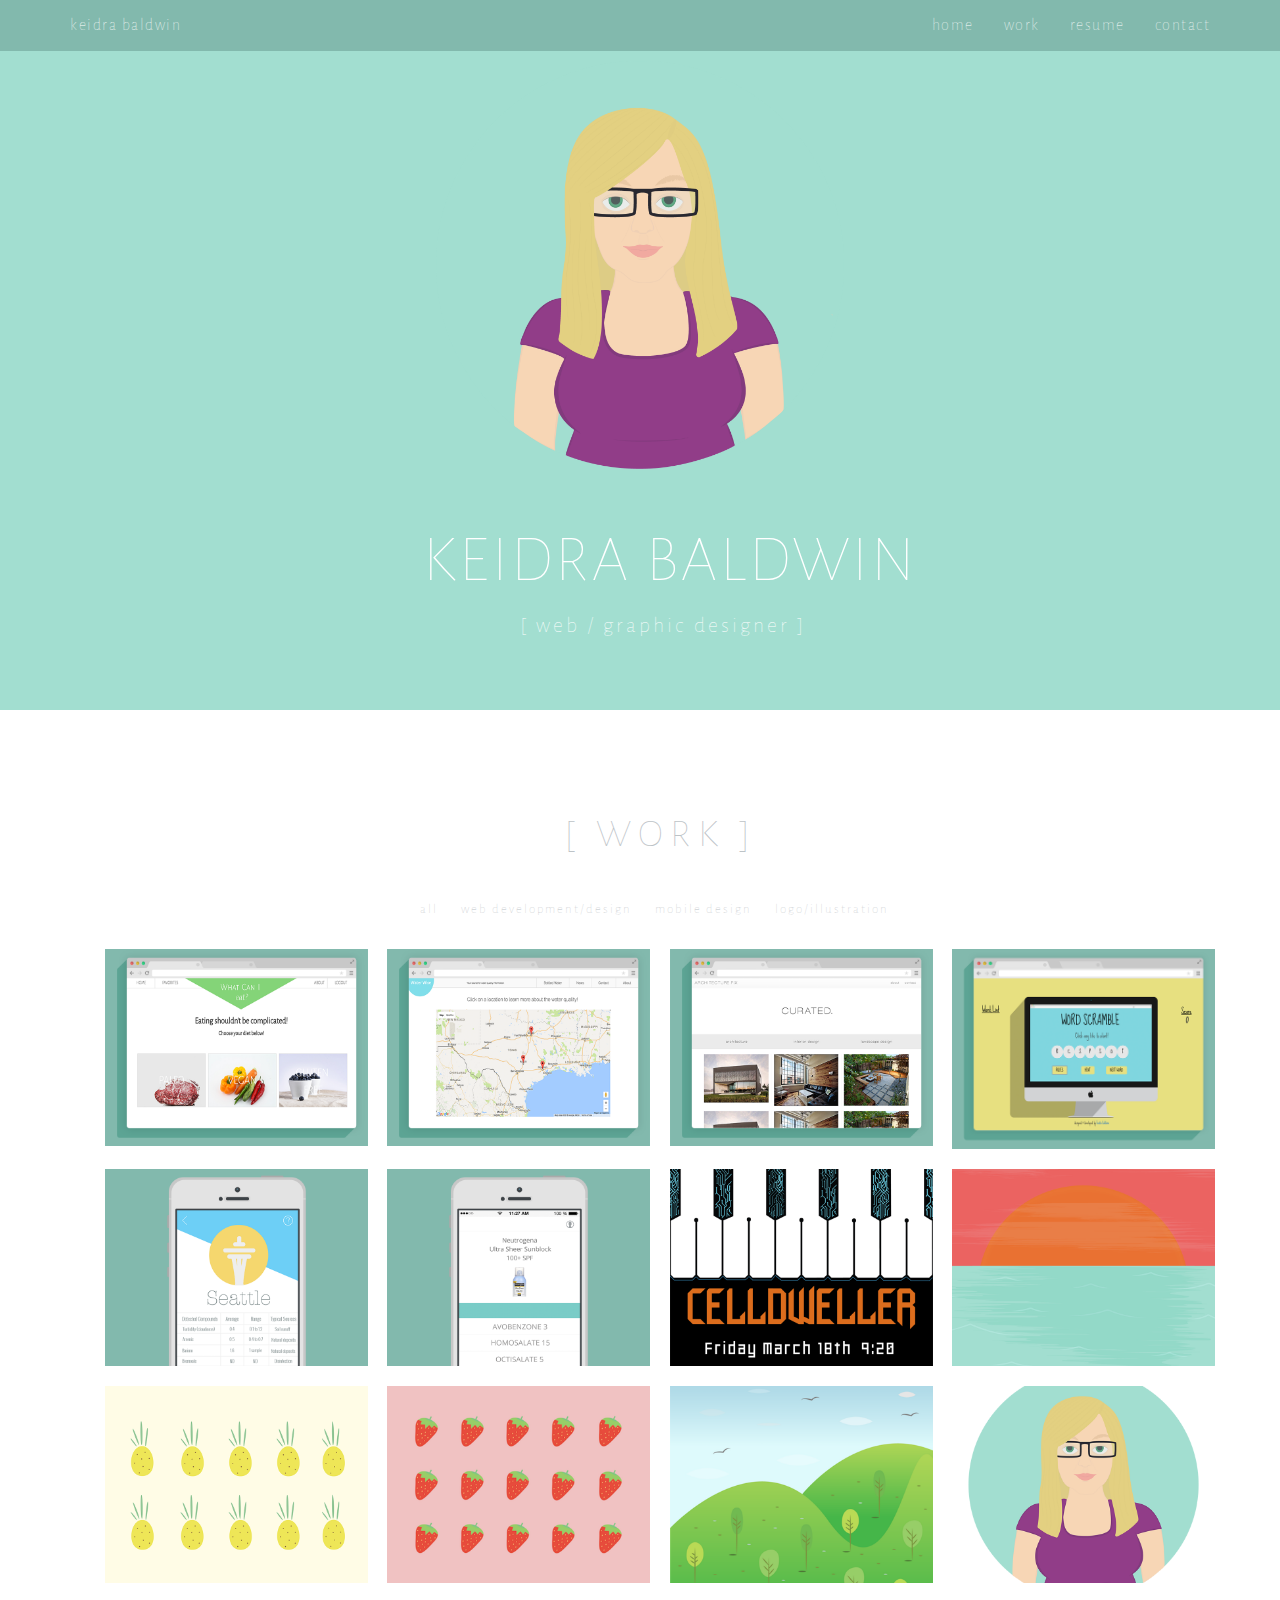
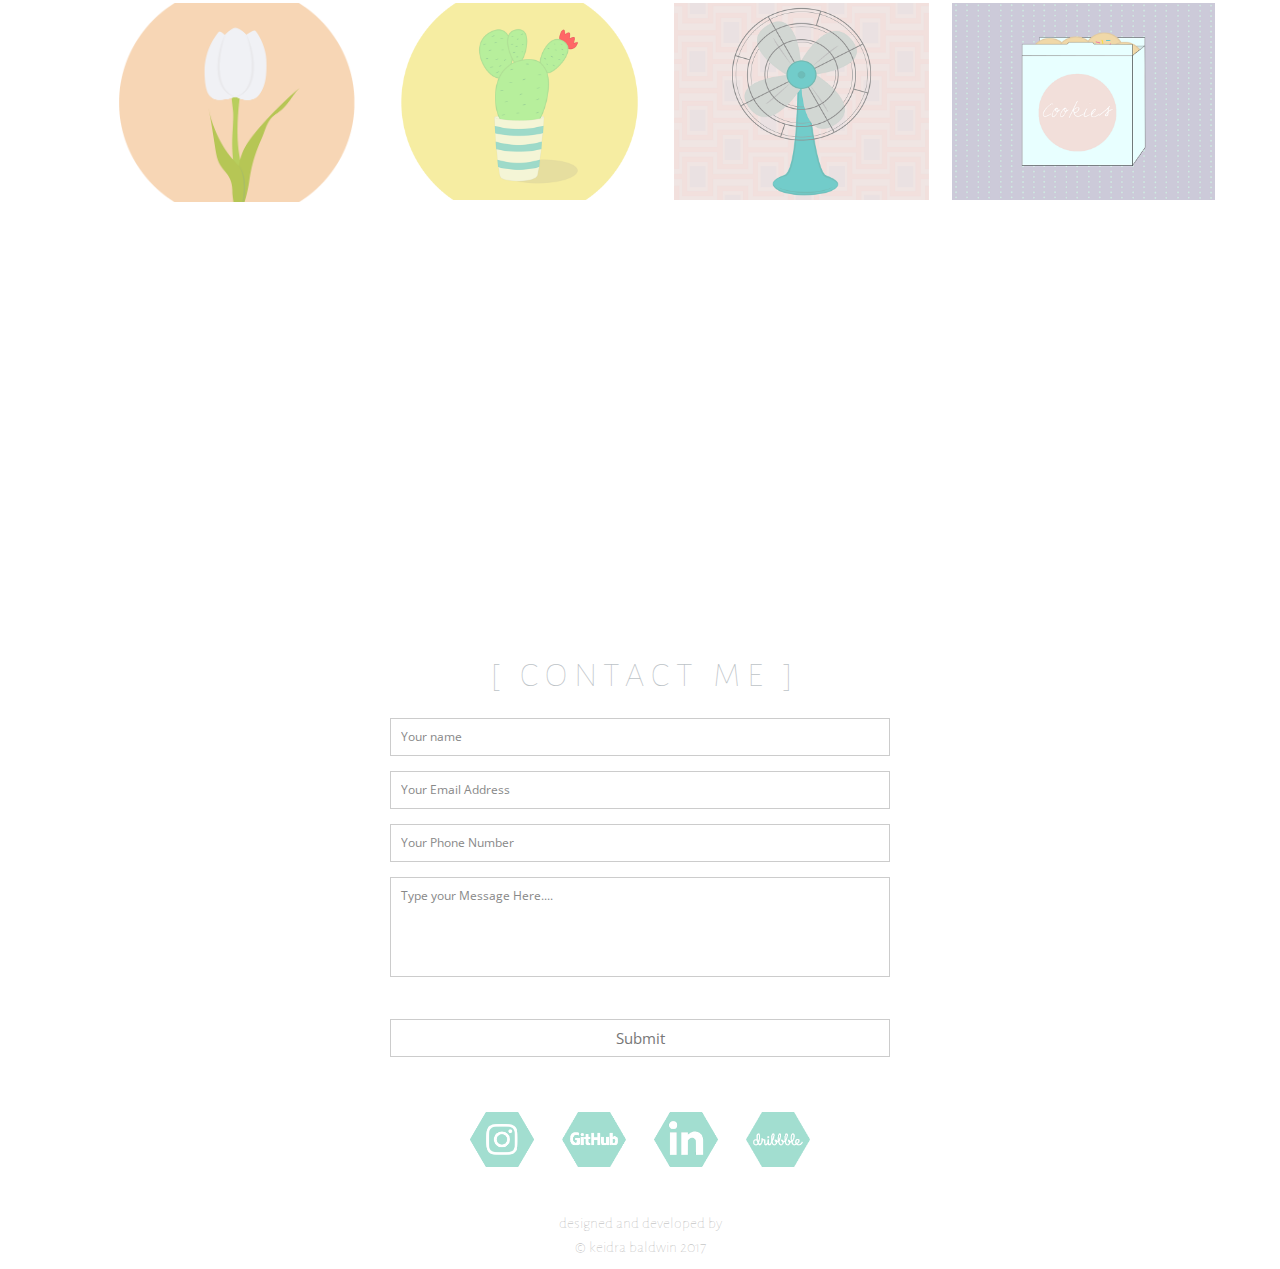
<file: index.html>
<!DOCTYPE html>
<html>
<head>
  <meta charset="UTF-8">
  <meta http-equiv="X-UA-Compatible" content="IE=edge,chrome=1">
  <title>Keidra Baldwin</title>
  <meta name="description" content="Portfolio Website of Keidra Baldwin">
  <meta name="viewport" content="width=device-width, initial-scale=1.0, maximum-scale=1, minimum-scale=1">
  

  <!-- STYLESHEETS -->
  <link rel="stylesheet" href="css/bootstrap.min.css" />
  <link rel="stylesheet" href="css/bootstrap.css">
  <link rel="stylesheet" href="css/style.css">
  <link rel="stylesheet" media="only screen and (min-width: 320px) and (max-width: 568px)" href="css/mobile.css">
  <link rel="stylesheet" media="only screen and (min-width: 768px) and (max-width: 980px)" href="css/tablet.css">

  <!-- SCRIPTS -->
  <script src="js/modernizr-2.8.3-respond-1.4.2.min.js"></script>

  <!--FONTS & ICONS-->
  <link href="https://fonts.googleapis.com/css?family=Alegreya+Sans:100,300|Work+Sans:100" rel="stylesheet">
  <link href="https://fonts.googleapis.com/css?family=Alegreya+Sans+SC:100" rel="stylesheet">
  <link href="https://fonts.googleapis.com/css?family=Open+Sans:300" rel="stylesheet">
  <link rel="icon" type="image/png" href="img/smallicon.png" sizes="32x32">

</head>
<body>

<!--NAVIGATION-->
    <nav class="navbar navbar-default navbar-fixed-top">
      <div class="container">
        <div class="navbar-header">
          <button type="button" class="navbar-toggle collapsed" data-toggle="collapse" data-target="#navbar" aria-expanded="false" aria-controls="navbar">
            <span class="sr-only">Toggle navigation</span>
            <span class="icon-bar"></span>
            <span class="icon-bar"></span>
            <span class="icon-bar"></span>
          </button>
          <a class="navbar-brand" href="#">Keidra Baldwin</a>
        </div>
        <div id="navbar" class="navbar-collapse collapse">
          <ul class="nav navbar-nav navbar-right">
            <li><a href="#head">Home</a></li>
            <li><a href="#top">Work</a></li>
            <li><a href="resume.html">Resume</a></li>
            <li><a href="#contact-area">Contact</a></li>
          </ul>
        </div>
      </div>
    </nav>

<!-- HEADER -->
    <header id="head">
      <div class="p-section">
        <img src="img/design/self-portrait-web.png" class="img-responsive portrait" alt="">
        <h1>Keidra Baldwin <br> <span class="title">[ Web / Graphic Designer ]</span></h1>
       </div> 
    </header>

    
<!--PORTFOLIO GALLERY-->

<div id="top"></div>
<section class="gallery">
 <h1 class="portfolio"><span class="work">[ Work ]</span></h1>
 <div class="toolbar mb2 mt2">
  <button class="btn fil-cat" data-rel="all">all</button>
  <button class="btn fil-cat" data-rel= "wdev">web development/design</button>
  <button class="btn fil-cat" data-rel="wmdes">mobile design</button>
  <button class="btn fil-cat" data-rel="other">logo/illustration</button>
</div> 
  <div class="row">
    <ul id="portfolio">
       <li class="tile scale-anm wdev all">
        <a href="#item02">
          <img src="img/dev/eat1.png" alt="">
        </a>
      </li>
      <li class="tile scale-anm wdev all">
        <a href="#item04">
          <img src="img/dev/waterwise1.png" alt="">
        </a>
      </li>
      <li class="tile scale-anm wdev all">
        <a href="#item06">
          <img src="img/dev/arc1.png" alt="">
        </a>
      </li>
      <li class="tile scale-anm wdev all">
        <a href="#item05">
          <img src="img/dev/wordscram.png" alt="">
        </a>
      </li>
      <li class="tile scale-anm wmdes all">
        <a href="#item07">
          <img src="img/design/WaterMock.png" alt="">
        </a>
      </li>
      <li class="tile scale-anm wmdes all">
        <a href="#item08">
          <img src="img/design/whatmock.png" alt="">
        </a>
      </li>
      <li class="tile scale-anm other all">
        <a href="#item09">
          <img src="img/design/cell.png" alt="">
        </a>
      </li>
       <li class="tile scale-anm other all">
        <a href="#item10">
          <img src="img/design/sunset-zoom.png" alt="">
        </a>
      </li>
      <li class="tile scale-anm other all">
        <a href="#item11">
          <img src="img/design/pini-facebook.png" alt="">
        </a>
      </li>
      <li class="tile scale-anm other all">
        <a href="#item12">
          <img src="img/design/berry-pink.png" alt="">
        </a>
      </li>
      <li class="tile scale-anm other all">
        <a href="#item13">
          <img src="img/design/land.png" alt="">
        </a>
      </li>
      <li class="tile scale-anm other all">
        <a href="#item14">
          <img src="img/design/self.png" alt="">
        </a>
      </li>
      <li class="tile scale-anm other all">
        <a href="#item15">
          <img src="img/design/tulip-01.png" alt="">
        </a>
      </li>
      <li class="tile scale-anm other all">
        <a href="#item16">
          <img src="img/design/cactus-zoom.png" alt="">
        </a>
      </li>
      <li class="tile scale-anm other all">
        <a href="#item17">
          <img src="img/design/fan-gallery.png" alt="">
        </a>
      </li>
      <li class="tile scale-anm other all">
        <a href="#item18">
          <img src="img/design/cookies2.png" alt="">
        </a>
      </li>
      <li class="tile scale-anm other all">
        <a href="#item19">
          <img src="img/design/placeholder.png" alt="">
        </a>
      </li>         
    </ul>
  </div>

  <!--PORTFOLIO OPEN-->

  <div id="item02" class="port">
    <div class="row">
    <button type="button" class="close" data-dismiss="modal" aria-label="Close">
    <span aria-hidden="true">×</span></button>
      <div class="description">
        <h1>What Can I Eat?</h1>
        <p>What Can I Eat? is a database of food products categorized based on Paleo, Gluten-Free, and Dairy-Free diets. Its purpose is to assist consumers in locating products suitable for their dietary wants and needs.</p>
        <a href="https://whatcanieat.herokuapp.com/" target="_blank"><img src="img/icons/www.png" class="tech-icons www">Live Site</a>
        <a href="https://github.com/keidra/whatcanieat" target="_blank"><img src="img/icons/fork.png" class="tech-icons fork">Fork me on Github</a>
      </div>
      <img src="img/dev/imaceat.png" class="mock weat">
    </div> 
  </div> 

  <div id="item04" class="port">
    <div class="row">
    <button type="button" class="close" data-dismiss="modal" aria-label="Close">
    <span aria-hidden="true">×</span></button>
      <div class="description">
        <h1>Water Wise</h1>
        <p>Water Wise is a website that provides easier access to water quality reports and aims to raise the awareness of the many chemicals that our water may contain.</p>
        <a href="https://waterwise.herokuapp.com/" target="_blank"><img src="img/icons/www.png" class="tech-icons www">Live Site</a>
        <a href="https://github.com/keidra/Water-Wise" target="_blank"><img src="img/icons/fork.png" class="tech-icons fork">Fork me on Github</a>
      </div>
      <img src="img/dev/imacwater.png" class="flatwater mock">
    </div>
  </div>

  <div id="item05" class="port">
    <div class="row">
    <button type="button" class="close" data-dismiss="modal" aria-label="Close">
    <span aria-hidden="true">×</span></button>
      <div class="description">
        <h1>Word Scramble</h1>
        <p>Word Scramble is a simple word scramble game for 1 player. The player clicks on a tile to populate a line of scrambled letters, then the player must then proceed to unscramble the letters.</p>
        <a href="http://keidra.github.io/Word-Scramble" target="_blank"><img src="img/icons/www.png" class="tech-icons www">Live Site</a>
        <a href="https://github.com/keidra/Word-Scramble" target="_blank"><img src="img/icons/fork.png" class="tech-icons fork">Fork me on Github</a>
      </div>
      <img src="img/dev/word-imac.png" class="flatwater mock">
    </div>
  </div>

  <div id="item06" class="port">
    <div class="row descript">
    <button type="button" class="close" data-dismiss="modal" aria-label="Close">
    <span aria-hidden="true">×</span></button>
      <div class="description">
        <h1>Architecture Fix</h1>
        <p>Architecture Fix is a curated collection of architecture, interior design, and landscape design from around the globe.</p>
        <a href="http://architecturefix.com/" target="_blank"><img src="img/icons/www.png" class="tech-icons www">Live Site</a>
        <a href="https://github.com/keidra/ArchitectureFix" target="_blank"><img src="img/icons/fork.png" class="tech-icons fork">Fork me on Github</a>  
      </div>
    </div>
        <img src="img/dev/imacaf.png" class="arch mock">
  </div>

  <div id="item07" class="port">
    <div class="row">
    <button type="button" class="close" data-dismiss="modal" aria-label="Close">
    <span aria-hidden="true">×</span></button>
      <div class="description">
        <h1 id="ww">Water Wise</h1>
        <p>Mobile app design for Water Wise website.</p>
        <a href="https://dribbble.com/shots/3067804-Water-Wise-Mobile-App-Design" target="_blank">
        <img src="img/icons/dribbble.png" class="tech-icons db">View on dribbble</a> 
      </div>
        <img src="img/design/water-mobile.png" class="water-mobile">
    </div>
  </div>

  <div id="item08" class="port">
    <div class="row">
    <button type="button" class="close" data-dismiss="modal" aria-label="Close">
    <span aria-hidden="true">×</span></button>
      <div class="description">
      <div id="carousel-example-generic" class="carousel slide" data-ride="carousel">
        <!-- Indicators -->
        <ol class="carousel-indicators">
          <li data-target="#carousel-example-generic" data-slide-to="0" class="active"></li>
          <li data-target="#carousel-example-generic" data-slide-to="1"></li>
        </ol>
        <!-- Wrapper for slides -->
        <div class="carousel-inner" role="listbox">
          <div class="item active">
            <img src="img/design/what-mobile-3.png" alt="phone1">
          </div>
          <div class="item">
            <img src="img/design/what-mobile.png" alt="phone2">
          </div>
        </div>
      </div>
        <h1 id="what-text">What's That?</h1>
        <p>What's That? is a scanner application that allows users to scan food, cleaning, and personal products by barcode in order to learn more about product ingredients.</p>
        <p class="award"><img src="img/icons/medal.png" class="tech-icons medal">Won 2nd place overall and the Code4Impact award at AngelHack Hackathon Seattle. </p>
        <a href="http://www.hackathon.io/what-s-that2" target="_blank"><img src="img/icons/www.png" class="tech-icons www">View on hackathon.io</a> 
        <a href="http://angelhack.com/2016/04/27/angelhack-seattle-2016-recap/" target="_blank"><img src="img/icons/media.png" class="tech-icons news">Media</a> 
      </div>
    </div>
  </div>

  <div id="item09" class="port">
    <div class="row">
    <button type="button" class="close" data-dismiss="modal" aria-label="Close">
    <span aria-hidden="true">×</span></button>
      <div class="description">
        <h1 id="sx">SXSW Poster</h1>
        <p>SXSW poster created for undergraduate design class.</p>
      </div>
      <img src="img/design/CD.png" class="cell">
    </div>
  </div>

  <div id="item10" class="port">
    <div class="row">
    <button type="button" class="close" data-dismiss="modal" aria-label="Close">
    <span aria-hidden="true">×</span></button>
      <div class="description">
        <h1 id="sun">Sunset</h1>
        <p>Flat design sunset vector design created for personal portfolio.</p>
        <a href="https://dribbble.com/shots/3201719-Sunset" target="_blank"><img src="img/icons/dribbble.png" class="tech-icons db">View on dribbble</a> 
      </div>
      <img src="img/design/sunset.png" class="cell sunset">
    </div>
  </div>

  <div id="item11" class="port">
    <div class="row">
    <button type="button" class="close" data-dismiss="modal" aria-label="Close">
    <span aria-hidden="true">×</span></button>
      <div class="description">
        <h1 id="pine">Pini</h1>
        <p>Pineapple wallpaper created for personal portfolio and free download for everyone!</p>
      </div>
      <img src="img/design/pini-facebook.png" class="pin">
    </div>
  </div>

  <div id="item12" class="port">
    <div class="row">
    <button type="button" class="close" data-dismiss="modal" aria-label="Close">
    <span aria-hidden="true">×</span></button>
      <div class="description">
        <h1 id="straw">Strawberry Wallpaper</h1>
        <p>Strawberry wallpaper created for personal portfolio and free download for everyone!</p>
        <a href="https://dribbble.com/shots/3196272-Berry" target="_blank"><img src="img/icons/dribbble.png" class="tech-icons db">View on dribbble</a> 
      </div>
      <img src="img/design/berry-pink.png" class="berry">
    </div>
  </div>

  <div id="item13" class="port">
    <div class="row">
    <button type="button" class="close" data-dismiss="modal" aria-label="Close">
    <span aria-hidden="true">×</span></button>
      <div class="description">
        <h1 id="flat-land">Landscape</h1>
        <p>Flat design landscape created for personal portfolio.</p>
        <a href="https://dribbble.com/shots/3199274-Calm" target="_blank"><img src="img/icons/dribbble.png" class="tech-icons db">View on dribbble</a> 
      </div>
      <img src="img/design/landscape.png" class="cell lands">
    </div>
  </div>

  <div id="item14" class="port">
    <div class="row">
    <button type="button" class="close" data-dismiss="modal" aria-label="Close">
    <span aria-hidden="true">×</span></button>
      <div class="description">
        <h1 id="self-image">Self-Portrait</h1>
        <p>Self-portrait created for personal portfolio.</p>
        <a href="https://dribbble.com/shots/3215329-Self-Portrait" target="_blank"><img src="img/icons/dribbble.png" class="tech-icons db">View on dribbble</a> 
      </div>
      <img src="img/design/self-portrait-web.png" class="self-port">
    </div>
  </div>

   <div id="item15" class="port">
    <div class="row">
    <button type="button" class="close" data-dismiss="modal" aria-label="Close">
    <span aria-hidden="true">×</span></button>
      <div class="description">
        <h1 id="tul">Tulip</h1>
        <p>Tulip vector illustration created for personal portfolio.</p>
        <a href="https://dribbble.com/shots/3204622-Tulip" target="_blank"><img src="img/icons/dribbble.png" class="tech-icons db">View on dribbble</a> 
      </div>
      <img src="img/design/tulip-large.png" class="tulip">
    </div>
  </div>

  <div id="item16" class="port">
    <div class="row">
    <button type="button" class="close" data-dismiss="modal" aria-label="Close">
    <span aria-hidden="true">×</span></button>
      <div class="description">
        <h1 id="cact">Cactus</h1>
        <p>Cactus vector illustration created for personal portfolio.</p>
        <a href="https://dribbble.com/shots/3379012-cactus" target="_blank"><img src="img/icons/dribbble.png" class="tech-icons db">View on dribbble</a> 
      </div>
      <img src="img/design/cactus.png" class="cactus">
    </div>
  </div>

  <div id="item17" class="port">
    <div class="row">
    <button type="button" class="close" data-dismiss="modal" aria-label="Close">
    <span aria-hidden="true">×</span></button>
      <div class="description">
        <h1 id="fan-text">60's Table Fan</h1>
        <p>60's inspired vector illustration & animation created for personal portfolio.</p>
      </div>
      <img src="img/design/fan.gif" class="fan-gif">
    </div>
  </div>

  <div id="item18" class="port">
    <div class="row">
    <button type="button" class="close" data-dismiss="modal" aria-label="Close">
    <span aria-hidden="true">×</span></button>
      <div class="description">
        <h1 id="cookie-text">Cookies</h1>
        <p>Cookie-Box vector illustration & animation created for personal portfolio.</p>
        <a href="https://dribbble.com/shots/3353657-cookies" target="_blank"><img src="img/icons/dribbble.png" class="tech-icons db">View on dribbble</a> 
      </div>
      <img src="img/design/sugar-cookies.gif" class="cookie">
    </div>
  </div>


<!-- CONTACT -->
 <section id="contact-area" class="sec-contact">
    <div class="container">
      <div class="row row-contact">
        <div class="col-sm-4 col-sm-offset-4">
        <h1 class="cspan">[ Contact Me ]</h1>
          <form id="contact" action="https://formspree.io/keidrabaldwin@gmail.com" method="POST">
            <fieldset>
              <input placeholder="Your name" type="text" name="name" required>
            </fieldset>
            <fieldset>
              <input placeholder="Your Email Address" type="email" name="_replyto" tabindex="2" required>
            </fieldset>
            <fieldset>
              <input placeholder="Your Phone Number" type="tel" tabindex="3" required>
            </fieldset>
            <fieldset>
              <textarea placeholder="Type your Message Here...." name="message" tabindex="5" required></textarea>
            </fieldset>
            <fieldset>
                <input type="hidden" name="_next" value="thanks.html" />
            </fieldset>
            <fieldset>
                <input type="text" name="_gotcha" style="display:none" />
            </fieldset>
            <fieldset>
              <button name="submit" type="submit" value="SEND" id="contact-submit" data-submit="...Sending">Submit</button>
            </fieldset>
          </form>
        </div>
      </div>
    </div>
    <div class="social">
      <a href="https://www.instagram.com/keidrab" class="icons" target="_blank"><img src="img/icons/ig-icon.png"></a>
      <a href="https://www.github.com/keidra" class="icons" target="_blank"><img src="img/icons/github.png"></a>
      <a href="https://www.linkedin.com/in/keidra" class="icons" target="_blank"><img src="img/icons/linkedin.png"></a>
      <a href="https://www.dribbble.com/keidra" class="icons" target="_blank"><img src="img/icons/drib.png"></a>
    </div>
  </section>

<!-- FOOTER -->
  <footer class="footer">
    <div class="container">
      <p class="text-muted">designed and developed by <br> © keidra baldwin 2017</p>
    </div>
  </footer>


<!-- SCRIPTS -->
 <script src="js/jquery-1.11.2.js"></script>
    <script>window.jQuery || document.write('<script src="js/jquery.min.js"><\/script>')</script>
  <script src="js/bootstrap.min.js"></script>
  <script src="js/script.js"></script>
  
<!-- Google Analytics -->
  <script>
    (function(i,s,o,g,r,a,m){i['GoogleAnalyticsObject']=r;i[r]=i[r]||function(){
    (i[r].q=i[r].q||[]).push(arguments)},i[r].l=1*new Date();a=s.createElement(o),
    m=s.getElementsByTagName(o)[0];a.async=1;a.src=g;m.parentNode.insertBefore(a,m)
    })(window,document,'script','https://www.google-analytics.com/analytics.js','ga');

    ga('create', 'UA-88373902-1', 'auto');
    ga('send', 'pageview');
  </script>
</body>
</html>
</file>
<file: css/style.css>
* {
  -webkit-box-sizing: border-box;
  -moz-box-sizing: border-box;
  box-sizing: border-box;
}

*:before, *:after {
  -webkit-box-sizing: border-box;
  -moz-box-sizing: border-box;
  box-sizing: border-box;
}

body {
  font-family: 'Alegreya Sans', sans-serif;
  font-weight: 100;
  line-height: 1.5;
  color: #333;
}

a {
  color: #fff;
}

a:hover {
  color: #BDC3C7;
  text-decoration: none;
}

.row {
  width: 100%;
  max-width: 1170px;
  margin: 0 auto;
  padding: 0;
  margin-top: 85px;
  clear: both;
}
.row img {
  max-width: 100%;
  height: auto;
  padding: 0;
  margin: 0;
}

.gallery ul li {
  float: left;
  margin: 0 0.87719%;
  overflow: hidden;
}

header {
  background-color: #A2DED0;
  color: #fff;
  text-align: center;
  padding: 30px 0 120px;
  height: 710px
}
header h1 {
  text-align: center;
  text-transform: uppercase;
  font-size: 65px;
  font-weight: 100;
  letter-spacing: 3px;
  line-height: 0.8;
  padding-top: 50px;
  font-family: 'Alegreya Sans', sans-serif;
  margin: 0 auto;
  margin-left: 60px;
}
header h1 span {
  text-transform: uppercase;
  letter-spacing: 3px;
  font-size: 20px;
  line-height: 1;
  text-align: center;
  margin-left: -15px
}

.title {
  text-transform: lowercase;
  font-size: 0.34em;
}

header p {
  padding-top: 30px;
}

.p-section {
  max-width: 100%;
  margin: 0 auto;
}

.portfolio {
  margin: auto;
  text-align: center;
  color: #BDC3C7;
  margin-top: 65px;
  margin-bottom: -35px;
}

.work {
  text-transform: uppercase;
  letter-spacing: 7px;
  font-size: 1.1em;
  line-height: 1;
  margin-left: 40px;
  font-weight: 100;
}

.portrait {
  max-width: 55%;
  margin: 0 auto;
  margin-top: 15px;
}

.gallery {
  padding: 40px 0 0px;
  position: relative;
  overflow: hidden;
}
.gallery ul {
  padding-top: 10px;
  position: relative;
}
.gallery ul li {
  margin-bottom: 20px;
  width: 23.24561%;
  position: relative;
}
.gallery ul li a {
  display: block;
  position: relative;
  width: 100%;
  height: 100%;
  margin: 0;
  padding: 0;
  line-height: 0;
}
.gallery ul li a:before {
  position: absolute;
  width: 32px;
  height: 32px;
  top: 40%;
  left: 50%;
  margin: -14px 0 0 -16px;
  background: url(data:image/svg+xml;utf8,%3C%3Fxml%20version%3D%221.0%22%20encoding%3D%22utf-8%22%3F%3E%0A%3C%21--%20Generator%3A%20Adobe%20Illustrator%2017.1.0%2C%20SVG%20Export%20Plug-In%20.%20SVG%20Version%3A%206.00%20Build%200%29%20%20--%3E%0A%3C%21DOCTYPE%20svg%20PUBLIC%20%22-//W3C//DTD%20SVG%201.1//EN%22%20%22http%3A//www.w3.org/Graphics/SVG/1.1/DTD/svg11.dtd%22%3E%0A%3Csvg%20version%3D%221.1%22%0A%09%20id%3D%22svg2%22%20xmlns%3Adc%3D%22http%3A//purl.org/dc/elements/1.1/%22%20xmlns%3Acc%3D%22http%3A//creativecommons.org/ns%23%22%20xmlns%3Ardf%3D%22http%3A//www.w3.org/1999/02/22-rdf-syntax-ns%23%22%20xmlns%3Asvg%3D%22http%3A//www.w3.org/2000/svg%22%20xmlns%3Asodipodi%3D%22http%3A//sodipodi.sourceforge.net/DTD/sodipodi-0.dtd%22%20xmlns%3Ainkscape%3D%22http%3A//www.inkscape.org/namespaces/inkscape%22%20inkscape%3Aversion%3D%220.48.4%20r9939%22%20sodipodi%3Adocname%3D%22icon-fullscreen.svg%22%0A%09%20xmlns%3D%22http%3A//www.w3.org/2000/svg%22%20xmlns%3Axlink%3D%22http%3A//www.w3.org/1999/xlink%22%20x%3D%220px%22%20y%3D%220px%22%20viewBox%3D%220%200%20960%20560%22%0A%09%20enable-background%3D%22new%200%200%20960%20560%22%20xml%3Aspace%3D%22preserve%22%3E%0A%3Csodipodi%3Anamedview%20%20borderopacity%3D%221%22%20pagecolor%3D%22%23ffffff%22%20bordercolor%3D%22%23666666%22%20objecttolerance%3D%2210%22%20gridtolerance%3D%2210%22%20guidetolerance%3D%2210%22%20showgrid%3D%22false%22%20fit-margin-top%3D%220%22%20fit-margin-left%3D%220%22%20inkscape%3Azoom%3D%227.375%22%20inkscape%3Acx%3D%22-5.1525424%22%20inkscape%3Acy%3D%2216%22%20id%3D%22namedview11%22%20inkscape%3Awindow-x%3D%22-8%22%20inkscape%3Awindow-y%3D%22-8%22%20fit-margin-right%3D%220%22%20inkscape%3Apageopacity%3D%220%22%20fit-margin-bottom%3D%220%22%20inkscape%3Awindow-width%3D%221366%22%20inkscape%3Awindow-height%3D%22706%22%20inkscape%3Awindow-maximized%3D%221%22%20inkscape%3Apageshadow%3D%222%22%20inkscape%3Acurrent-layer%3D%22svg2%22%3E%0A%09%3C/sodipodi%3Anamedview%3E%0A%3Cg%3E%0A%09%3Crect%20x%3D%22220%22%20y%3D%22260%22%20fill%3D%22%23FFFFFF%22%20width%3D%22536%22%20height%3D%2224%22/%3E%0A%3C/g%3E%0A%3Cg%3E%0A%09%3Crect%20x%3D%22476%22%20y%3D%224%22%20fill%3D%22%23FFFFFF%22%20width%3D%2224%22%20height%3D%22556%22/%3E%0A%3C/g%3E%0A%3C/svg%3E%0A) no-repeat;
  content: "";
  opacity: 0;
  z-index: 1;
  -webkit-transition: all 0.3s linear;
  -moz-transition: all 0.3s linear;
  transition: all 0.3s linear;
}
.gallery ul li a:hover:before {
  top: 50%;
  opacity: 1;
}
.gallery ul li a:after {
  position: absolute;
  width: 100%;
  top: 0;
  bottom: 0;
  background: rgba(0, 0, 0, 0.3);
  content: "";
  opacity: 0;
  -webkit-transition: all 0.3s linear;
  -moz-transition: all 0.3s linear;
  transition: all 0.3s linear;
}
.gallery ul li a:hover:after {
  opacity: 1;
}

.port {
  position: absolute;
  margin-left: 320px;
  margin-top: 51px !important;
  width: 50%;
  height: 653px;
  top: 0;
  left: 0;
  padding-top: 100px;
  background: #ffffff;
  background-color: #fafafa;
  z-index: 103;
  visibility: hidden;
  -webkit-transform: translateY(-100%);
  transform: translateY(-100%);
  -webkit-transition: all 0.5s ease-in-out;
  -moz-transition: all 0.5s ease-in-out;
  transition: all 0.5s ease-in-out;
}
/*.port img {
  width: 75%;
  float: right;
  margin-top: -205px;
  margin-right: -110px;
}*/
.port .description {
  float: left;
  width: 40%;
  height: 700px;
  padding: 0 0px 0px;
  overflow: auto;
  color: #fff;
  text-align: center;
  overflow-x: hidden !important;
}
.port h1 {
  font-size: 2.2em;
  line-height: 1.3;
  padding: 0;
  letter-spacing: 2px;
  margin-top: 250px !important;
  font-weight: 300;
}
.port > * {
  opacity: 0;
  -webkit-transition: all 0.5s linear;
  -moz-transition: all 0.5s linear;
  transition: all 0.5s linear;
}
.port.item_open {
  visibility: visible;
  -webkit-transform: translateY(0%);
  transform: translateY(0%);
  -webkit-transition: all 0.4s ease-in-out;
  -moz-transition: all 0.4s ease-in-out;
  transition: all 0.4s ease-in-out;
  background-color: #bbebe0;
}
.port > * {
  opacity: 1;
  -webkit-transition-delay: 0.5s;
  transition-delay: 0.5s;
}

.detail {
  margin-top: 50px !important;

}

.close {
  width: 21px;
  height: 21px;
  background: url(data:image/svg+xml;utf8,%3C%3Fxml%20version%3D%221.0%22%20encoding%3D%22utf-8%22%3F%3E%0A%3C%21--%20Generator%3A%20Adobe%20Illustrator%2017.1.0%2C%20SVG%20Export%20Plug-In%20.%20SVG%20Version%3A%206.00%20Build%200%29%20%20--%3E%0A%3C%21DOCTYPE%20svg%20PUBLIC%20%22-//W3C//DTD%20SVG%201.1//EN%22%20%22http%3A//www.w3.org/Graphics/SVG/1.1/DTD/svg11.dtd%22%3E%0A%3Csvg%20version%3D%221.1%22%0A%09%20id%3D%22svg2%22%20xmlns%3Adc%3D%22http%3A//purl.org/dc/elements/1.1/%22%20xmlns%3Acc%3D%22http%3A//creativecommons.org/ns%23%22%20xmlns%3Ardf%3D%22http%3A//www.w3.org/1999/02/22-rdf-syntax-ns%23%22%20xmlns%3Asvg%3D%22http%3A//www.w3.org/2000/svg%22%0A%09%20xmlns%3D%22http%3A//www.w3.org/2000/svg%22%20xmlns%3Axlink%3D%22http%3A//www.w3.org/1999/xlink%22%20x%3D%220px%22%20y%3D%220px%22%20viewBox%3D%220%200%2021%2021%22%0A%09%20enable-background%3D%22new%200%200%2021%2021%22%20xml%3Aspace%3D%22preserve%22%3E%0A%3Cg%20id%3D%22layer1%22%20transform%3D%22translate%280%2C-1031.3622%29%22%3E%0A%09%3Cpath%20id%3D%22path2987%22%20fill%3D%22none%22%20stroke%3D%22%23000000%22%20d%3D%22M0%2C1031.4l21%2C21%22/%3E%0A%09%3Cpath%20id%3D%22path2989%22%20fill%3D%22none%22%20stroke%3D%22%23000000%22%20d%3D%22M21%2C1031.4l-21%2C21%22/%3E%0A%3C/g%3E%0A%3C/svg%3E%0A%0A) no-repeat;
  position: absolute;
  right: 10px;
  top: -121px;
  opacity: 1;
  z-index: 1004;
  -webkit-transition: all 0.1s ease-in-out;
  -moz-transition: all 0.1s ease-in-out;
  transition: all 0.1s ease-in-out;
}
.item_open .close {
  opacity: 1;
  top: 0px;
  -webkit-transition: all 0.3s ease-in-out;
  -moz-transition: all 0.3s ease-in-out;
  transition: all 0.3s ease-in-out;
  color: white;
}


body > section.gallery > div.toolbar.mb2.mt2 {
  margin-top: 75px;
  margin-bottom: -70px;
  margin-left: 410px;
}

.btn {
    font-size: 1.3rem;
    font-family: 'Alegreya Sans';
    letter-spacing: 2px;
    text-decoration: none;
    padding: .5rem 1rem;
    margin: 0;
    vertical-align: middle;
    color: #BDC3C7;
    background-color: transparent;
    border: none;
    font-weight: 100;
}

.btn:hover {
  text-decoration: none;
  border: none;
}

::-moz-focus-inner {
  border: 0;
  padding: 0;
}

.btn:focus {
  outline: none;
  border-color: var(--darken-2);
  box-shadow: 0 0 0 3px var(--darken-3);
}

/* NAVIGATION */

.navbar-default {
    background-color: #82B9AD;
    border-color: transparent;
}

.navbar {
    min-height: 50px;
    margin-bottom: 0px; 
    border-bottom: 1px solid transparent;
    -webkit-transition: all 0.6s ease-out;
    -moz-transition: all 0.6s ease-out;
    -o-transition: all 0.6s ease-out;
    -ms-transition: all 0.6s ease-out;
    transition: all 0.6s ease-out;
}

.navbar.scrolled {
    background: #A2DED0; //NON-IE
}

.navbar-default .navbar-brand, .navbar-default .navbar-nav > li > a {
    letter-spacing: 1.5px;
    color: #fff;
    text-transform: lowercase;
    font-family: 'Alegreya Sans', sans-serif;
    font-weight: 100;
    font-size: 16px;
}

.cspan {
  text-transform: uppercase;
  letter-spacing: 7px;
  font-size: 2.5em;
  line-height: 1;
  margin-left: 10px;
  color: #BDC3C7;
  text-align: center;
  margin-bottom: 25px;
  font-weight: 100;
}



.footer {
  margin-top: 45px;
  text-align: center;
  color: rgb(175, 175, 175);
}

.text-muted {
    color: rgb(175, 175, 175);
    font-weight: 100;
}


#contact-area {
  margin-top: 116px !important;
}


#contact input[type="text"], #contact input[type="email"], #contact input[type="tel"], #contact input[type="url"], #contact textarea, #contact button[type="submit"] { font:400 12px/16px "Open Sans", Helvetica, Arial, sans-serif; }

#contact h3 {
  color: #777;
  display: block;
  font-size: 3em;
  text-align: center;
}

#contact h4 {
  margin:5px 0 15px;
  display:block;
  font-size:13px;
}

fieldset {
  border: medium none !important;
  margin: 0 0 10px;
  padding: 0;
  width: 500px;
}

#contact {
  margin-left: -75px;
}

#contact input[type="text"], #contact input[type="email"], #contact input[type="tel"], #contact input[type="url"], #contact textarea {
  width:100%;
  border:1px solid #CCC;
  background:#FFF;
  margin:0 0 5px;
  padding:10px;
}

#contact input[type="text"]:hover, #contact input[type="email"]:hover, #contact input[type="tel"]:hover, #contact input[type="url"]:hover, #contact textarea:hover {
  -webkit-transition:border-color 0.3s ease-in-out;
  -moz-transition:border-color 0.3s ease-in-out;
  transition:border-color 0.3s ease-in-out;
  border:1px solid #AAA;
}

#contact textarea {
  height:100px;
  max-width:100%;
  resize:none;
}

#contact button[type="submit"] {
    cursor: pointer;
    width: 100%;
    border: none;
    background: transparent;
    border: 1px solid #ccc;
    color: #777;
    margin: 0 0 5px;
    padding: 10px;
    font-size: 15px;
}

#contact button[type="submit"]:hover {
  background:transparent;
  -webkit-transition:background 0.3s ease-in-out;
  -moz-transition:background 0.3s ease-in-out;
  transition:background-color 0.3s ease-in-out;
}

#contact button[type="submit"]:active { box-shadow:inset 0 1px 3px rgba(0, 0, 0, 0.5); }

#contact input:focus, #contact textarea:focus {
  outline:0;
  border:1px solid #999;
}
::-webkit-input-placeholder {
 color:#888;
}
:-moz-placeholder {
 color:#888;
}
::-moz-placeholder {
 color:#888;
}
:-ms-input-placeholder {
 color:#888;
}

.thanks {
  font-size: 3em;
  text-align: center;
}

.thanks-contact {
  margin-top: 300px;
}

.footer-thanks {
  margin-top: 300px;
  text-align: center;
}

.contact-area {
  margin-left: 40px;
}

button.close {
  -webkit-appearance: none;
  padding: 0;
  cursor: pointer;
  background: transparent;
  border: 0;
  margin-top: 10px;
  margin-right: 6px;
  font-size: 2.5em;
  color: white;
  font-weight: 100;
}

.photo {
  border: 5px solid white;
}

.cell {
  width: 55% !important;
  margin-left: 150px !important;
  margin-top: -1225px !important;
}

#sx {
  margin-top: 100px;
}

#contact-area > div.social > a > img {
  max-width: 5%;
}

#contact-area > div.social {
  margin-top: 40px;
}

.icons {
  padding: 0 25px 0 0;
}

#contact-area > div.social > a:nth-child(1) {
  margin-left: 470px;
}

/* RESUME */

.skills {
  margin: 0 auto;
  text-align: center;
  margin-top: 100px;
  margin-left: -212px;
  color: rgb(175, 175, 175);
}

.ex-container {
  margin-left: 140px;
  font-family: 'Raleway';
  font-weight: 100;
  color: rgb(175, 175, 175);
}

.skill-list {
  list-style-type: none;
  text-align: left;
  margin-left: -40px;
  margin-top: 20px;
}

.skill-bullets {
  line-height: 25px;
}

.design, .software, .web {
  margin-top: -70px;
}

.fa {
  color: rgba(169, 169, 169, 0.48);
}

.skill-header {
  font-size: 20px;
}

.experience {
  text-align: center;
  margin-left: 50px;
  margin-top: -35px;
  font-weight: 100;
}

.exp {
  list-style-type: none;
  margin-left: 175px;
  margin-top: 35px;
  padding-bottom: 15px;
}

.jobs {
  margin-left: -215px;
}

.job-list {
  margin-top: 15px;
  list-style-type: none;
}

.list {
  margin-top: 40px;
  margin-left: -15px;
}

.skills {
  font-weight: 100;
}

h3 {
  font-weight: 100;
}

.sideline {
  border-right: 1px solid rgba(169, 169, 169, 0.48);
  height: 75px;
}

strong {
  font-weight: 400;
}

.net {
  margin-top: -20px;
  line-height: 25px;
}

.description {
  margin-left: 85px;
  width: 75% !important;
}

.bullets {
  margin-top: -23px;
  margin-left: 111px;
}

.bullets2 {
  margin-top: -23px;
  margin-left: 90px;
}

.bullets3 {
  margin-top: -23px;
  margin-left: 80px;
}

.download {
    background-color: transparent !important;
    border-color: rgba(132, 132, 132, 0.07) !important;
    border-radius: 5px !important;
    height: 30px !important;
    width: 14%;
    margin-left: 420px;
    margin-top: 55px;
    line-height: 1.2 !important;
    font-size: 11px !important;
    font-weight: 100;
    font-family: 'Alegreya Sans';
    color: rgb(175, 175, 175);
}

.fa-angle-down {
  color: #BDC3C7;
  display: inline !important;
}

hr {
  margin-top: 20px;
  margin-bottom: 20px;
  border: 0;
  border-top: 1px solid #fff;
  width: 95%;
  margin-left: 10px;
 }

.navbar-default .navbar-collapse, .navbar-default .navbar-form {
    border-color: transparent;
}

.tech-icons{
  width: 11% !important;
  margin-left: 1px !important;
}

.tech {
  margin-left: 100px;
}

.mock {
  max-width: 125% !important;
  margin-top: -1360px !important;
  margin-left: -75px !important;
}

p {
  font-size: 1.12em;
}

/* PORTFOLIO OPEN */

#item01 > div > div > img:nth-child(4) {
  margin-right: 3px;
}

#item02 > div > div > img:nth-child(4) {
  margin-right: 3px;
  margin-bottom: 5px;
}
#item02 > div > div > img:nth-child(5) {
  margin-right: 3px;
  margin-bottom: 5px;
}
#item02 > div > div > img:nth-child(6) {
  margin-right: 3px;
  margin-bottom: 5px;
}
#item02 > div > div > img:nth-child(7) {
  margin-right: 3px;
  margin-bottom: 5px;
}
#item02 > div > div > img:nth-child(8) {
  margin-right: 3px;
  margin-bottom: 5px;
}

#item02 > div > div > img:nth-child(9) {
  margin-right: 3px;
  
}
#item02 > div > div > img:nth-child(10) {
  margin-right: 3px;
  
}
#item02 > div > div > img:nth-child(11) {
  margin-right: 3px;
 
}

#item05 > div > div > img:nth-child(4) {
  margin-bottom: 5px;
}

#item05 > div > div > img:nth-child(5) {
  margin-bottom: 5px;
}

.arch {
  max-width: 125% !important;
  margin-top: -1360px !important;
  margin-left: -75px !important;
}

.flatwater {
  max-width: 125% !important;
  margin-top: -1360px !important;
  margin-left: -75px !important;
}


.code {
  margin-top: -755px !important;
  margin-right: -135px !important;
}

.title-text {
  margin-top: -10px !important;
}

.five {
  padding-top: 55px !important;
}

.fork {
  margin-top: -22px !important;
  margin-left: 10px !important;
  width: 10% !important;
  padding-top: 19px !important;
  padding-left: 10px !important;
}

.www {
  width: 10% !important;
  padding-right: 10px !important;
  padding-top: 10px !important;
}

.headings {
  font-size: 1em;
  margin-bottom: 13px;
  margin-top: -10px;
  margin-left: 1px;
  text-align: center;
}
}

.port-open {
  margin-left: -10px !important;
  width: 110% !important;
}

#item16 > div > div > h1 {
  font-size: 40px;
}

.phone2 {
  max-width: 215% !important;
}

.phone1 {
  max-width: 215% !important;
}

#whatphones {
  margin-top: -165px;
  margin-left: -5px;
}

.carousel-inner {
  position: relative !important;
  width: 80% !important;
  overflow: hidden !important;
  margin-left: 45px !important;
}

.carousel-indicators {
    bottom: -18px;
}

.carousel-indicators li {
  display: inline-block;
  width: 8px;
  height: 8px;
  margin: 1px;
  text-indent: -999px;
  cursor: pointer;
  background-color: #000 \9;
  background-color: rgba(0, 0, 0, 0);
  border: 1px solid #fff;
  border-radius: 10px;
}

.carousel-indicators .active {
  width: 8px;
  height: 8px;
  margin: 0;
  background-color: #fff;
}

.fan-gif {
  width: 65% !important;
  margin-left: 115px !important;
  margin-top: -1035px !important;
}

.cookie {
  margin-left: 5px !important;
  margin-top: -1285px !important;
}

#cookie-text {
  margin-top: 305px !important;
}

#fan-text {
  margin-top: 440px !important;
}

#table {
  bottom: -40px;
}

#item17 > div > div {
  margin-top: -140px;
  overflow: hidden !important;
}
    
#item08 > div > div {
  margin-top: -165px;
  overflow: hidden;
}

.medal {
  width: 5% !important;
  padding-right: 4px !important;
  padding-top: 1px !important;
}

.award {
  margin: 0 0 15px !important;
  font-size: 1em;
  margin-top: 15px !important;
}

.news {
  width: 7% !important;
  padding-right: 5px !important;
  padding-top: 0px !important;
  margin-left: 40px !important;
}
/*
#item09 > div > div.description > h1 {
  margin-top: -10px;
}*/

#sx {
  margin-top: 350px !important;
}

#item01 > div > div > h1 {
  margin-top: 5px;
}

#item02 > div > div > h1 {
  margin-top: -14px;
}

#item02 > div > div > h1 {
  margin-top: -14px;
}

.water-mobile {
  width: 65% !important;
  margin-left: 110px !important;
  margin-top: -1320px !important;
}

#ww {
  margin-top: 280px !important;
}

#what-text {
  margin-top: 30px !important;
}


.db {
  margin-top: -22px !important;
  margin-left: -40px !important;
  width: 10% !important;
  padding-top: 20px !important;
  padding-left: 18px !important;
  margin-right: 6px !important;
}

.lands {
  width: 50% !important;
  margin-left: 160px !important;
  margin-top: -1200px !important;
}

#flat-land {
  margin-top: 360px !important;
}


#item14 > div > div > h1 {
  margin-top: -10px;
}

.sunset {
  width: 100% !important;
  margin-left: 0px !important;
  margin-top: -1280px !important;
}

#sun {
  margin-top: 300px !important;
}

#item11 > div > div {
  margin-top: -45px;
}

.pin {
  margin-left: 100px !important;
  margin-top: -1255px !important;
  width: 70% !important;
}

#pine {
  margin-top: 330px !important;
}

.berry {
  margin-left: 100px !important;
  margin-top: -1280px !important;
  width: 70% !important;
}

#straw {
  margin-top: 305px !important;
}

#item12 > div > div {
  margin-top: -40px;
}

#item13 > div > div {
  margin-top: -40px;
}

.self-port {
  width: 100% !important;
  margin-left: 0px !important;
  margin-top: -1340px !important;
}

#self-image {
  margin-top: 290px !important;
}

#item15 > div > div {
  margin-top: -45px;
  margin-left: 80px;
}

.tx-logo {
  width: 35% !important;
  margin-left: 700px !important;
  margin-top: -1050px !important;
}

#item16 > div > div {
  margin-top: -55px;
}

.tulip {
  width: 75% !important;
  margin-left: 80px !important;
  margin-top: -1260px !important;
}

#tul {
 margin-top: 325px !important;
}

.cactus {
  width: 75% !important;
  margin-left: 80px !important;
  margin-top: -1200px !important;
}

#cact {
  margin-top: 350px !important;
}

#item10 > div > div {
  margin-top: -35px;
}

#item09 > div {
  margin-top: 40px;
}

.last {
  width: 206px;
  margin-left: 15px;
  border-right: 1px solid rgba(169, 169, 169, 0.48);
  height: 75px;
}
</file>
<file: css/mobile.css>
/* IPHONE 6 */

@media screen and (min-width: 375px) and (max-width: 667px) {


.navbar-default .navbar-toggle {
    border-color: transparent;
}


.port {
    position: absolute;
    margin-left: 0px;
    margin-top: 51px !important;
    width: 100%;
    height: 630px;
    top: 0;
    left: 0;
     padding-top: 20px; 
    background: #ffffff;
    background-color: #fafafa;
    z-index: 103;
    visibility: hidden;
    -webkit-transform: translateY(-100%);
    transform: translateY(-100%);
    -webkit-transition: all 0.5s ease-in-out;
    -moz-transition: all 0.5s ease-in-out;
    transition: all 0.5s ease-in-out;
}  

.last {
  width: 206px;
  margin-left: 15px;
  border-right: 1px solid rgba(169, 169, 169, 0.48);
  height: 75px;
}  

.net {
      margin-top: -100px;
      line-height: 21px;
      margin-left: 103px;
      margin-right: 25px;
      font-size: 0.7em;
  }

.row-contact {
    margin-top: -20px !important;
}

.gallery {
    padding: 20px 0 300px !important;
    position: relative;
    overflow: hidden;
}

#contact-area > div.social > a:nth-child(1) {
    margin-left: 46px !important;
}

#contact-area {
    margin-top: -100px !important;
}
  .eduinfo {
    margin-right: -160px;
    margin-left: 115px;
  }

.skill-bullets {
    margin-top: 10px;
    margin-left: 65px;
}

.resume-line {
    margin-top: 16px;
    margin-bottom: 16px;
    border: 0;
    border-top: 1px solid #eee;
    width: 250px;
    margin-left: 35px;
}

.btn-primary {
    margin-left: 95px;
    margin-bottom: -45px;
}

.education {
    text-align: center;
    margin-left: 119px;
    margin-top: 10px;
    font-weight: 100;
    font-size: 1.6em;
}

.navbar-default .navbar-brand:hover, .navbar-default .navbar-brand:focus {
    color: #fff;
    background-color: transparent;
}

.sideline {
        border-right: 1px solid rgba(169, 169, 169, 0.48) !important;
        height: 75px;
        margin-right: 181px !important;
        font-size: 0.7em;
    }

.eduline {
     margin-right: 37px !important; 
     border-right: 1px solid rgba(169, 169, 169, 0.48) !important; 
     font-size: 0.7em;
}


.detail {
    margin-top: -40px !important;
}

.port .description {
    float: left;
    width: 70%;
    height: 700px;
    padding: 0 0px 0px;
    overflow: auto;
    color: #BDC3C7;
}
.mock {
    width: 135% !important;
    float: right !important;
    margin-top: -675px !important;
    margin-right: 0px !important;
}

.port h1 {
    font-size: 35px;
    line-height: 1.3;
    padding: 0;
    letter-spacing: 2px;
    text-align: center;
    margin-top: 225px !important;
    font-weight: 300;
    color: white;
}

#item01 > div > div {
    margin-left: 60px;
}

#item01 > div > div > p {
    text-align: center;
}

#item01 > div > div > h1 {
    margin-top: 270px;
}

button.close {
    -webkit-appearance: none;
    padding: 0;
    cursor: pointer;
    background: transparent;
    border: 0;
    /* margin-left: auto; */
    margin-top: 15px;
    margin-right: 15px;
    font-size: 2.5em;
}

.headings {
    font-size: 1.3em;
    margin-bottom: 13px;
    margin-top: -10px;
    margin-left: 1px;
}

#item01 > div > div > a:nth-child(9) {
    margin-left: 25px;
}

#item02 > div > div {
    margin-left: 48px;
}

#item02 > div > div > p {
    text-align: center;
    color: white;
}

#item02 > div > div > h1 {
    margin-top: 136px;
}
#item02 > div > div > a:nth-child(9) {
    margin-left: 25px;
}

#item02 > div > img {
    margin-top: -805px !important;
    margin-right: -50px !important;
}

#item02 > div {
    margin-top: 75px;
}

#item02 > div > div > a:nth-child(15) {
    margin-left: 25px;
}

#item03 > div > div {
    margin-left: 60px;
}

#item03 > div > div > p {
    text-align: center;
}

#item03 > div > div > h1 {
    margin-top: 136px;
}
#item03 > div > div > a:nth-child(9) {
    margin-left: 25px;
}

#item03 > div > img {
    margin-top: -805px !important;
    margin-right: 0px !important; 
}

#item03 > div {
    margin-top: 75px;
}

#item03 > div > div > h1 {
    margin-top: 145px !important;
}

#item03 > div > div > a:nth-child(11) {
    margin-left: 25px;
}

#item04 > div > div > a:nth-child(9) {
    margin-left: 25px;
}

#item04 > div > div {
    margin-left: 60px;
}

#item04 > div > div > p {
    text-align: center;
}

#item04 > div > div > h1 {
    margin-top: 136px;
}
#item04 > div > div > a:nth-child(9) {
    margin-left: 25px;
}

#item04 > div > img {
    margin-top: -805px !important;
    margin-right: 0px !important; 
}

#item05 > div {
    margin-top: 75px;
}

#item05 > div > div > h1 {
    margin-top: 145px !important;
}

#item05 > div > div > a:nth-child(11) {
    margin-left: 25px;
}

#item05 > div > div {
    margin-left: 60px;
    margin-top: 45px;
}

#item05 > div > div > a:nth-child(14) {
    margin-left: 25px;
}

#item05 > div > div > p {
    text-align: center;
}

#item05 > div > div > h1 {
    margin-top: 136px;
}
#item05 > div > div > a:nth-child(9) {
    margin-left: 25px;
}

#item05 > div > img {
    margin-top: -805px !important;
    margin-right: 0px !important; 
}

#item05 > div {
    margin-top: 75px;
}

#item05 > div > div > h1 {
    margin-top: 145px !important;
}

#item05 > div > div > a:nth-child(11) {
    margin-left: 25px;
}

#item05 > div {
    margin-top: 75px;
}

#item05 > div > div > h1 {
    margin-top: 145px !important;
}

#item05 > div > div > a:nth-child(11) {
    margin-left: 25px;
}

#item06 > div > div {
    margin-left: 60px;
    margin-top: 45px;
}

#item06 > div > div > a:nth-child(14) {
    margin-left: 25px;
}

#item06 > div > div > p {
    text-align: center;
}

#item06 > div > div > h1 {
    margin-top: 136px;
}
#item06 > div > div > a:nth-child(9) {
    margin-left: 25px;
}

#item06 > div > img {
    margin-top: -805px !important;
    margin-right: 0px !important; 
}

#item06 > div {
    margin-top: 75px;
}

#item06 > div > div > h1 {
    margin-top: 95px !important;
}
#item06 > img {
    margin-top: -860px !important;
}

#item06 > div > div > a:nth-child(10) {
    margin-left: 25px;
}


#item07 > div > div {
    margin-left: 60px;
    margin-top: 45px;
}

#item07 > div > div > a:nth-child(14) {
    margin-left: 25px;
}

#item07 > div > div > p {
    text-align: center;
}

#item07 > div > div > h1 {
    margin-top: 136px;
}
#item07 > div > div > a:nth-child(9) {
    margin-left: 25px;
}

#item07 > div > img {
    width: 90% !important;
    margin-top: -1350px !important;
    margin-left: 15px !important;
}

#item07 > div {
    margin-top: 75px;
}

#item07 > div > div > h1 {
    margin-top: 240px !important;
}
#item07 > img {
    margin-top: -860px !important;
}

#item08 > div > div.description > h1 {
    font-size: 33px !important;
}

#item08 > div > div.description > a:nth-child(8) {
    margin-left: -27px !important;
}

#item08 > div > div {
    margin-left: 60px !important;
    margin-top: 100px !important;
    padding-left: 0px !important;
}

#item08 > div > div.row.whatphones > div:nth-child(1) > img {
    margin-top: -1442px !important;
    margin-left: -235px !important;
}

.what-mobile {
    max-width: 120% !important;
     margin-left: 0px !important; 
     margin-top: 0px !important; 
}


.phone1 {
    margin-top: 0px !important;
     margin-right: 100px;
     margin-right: 0px !important; 
}

.phone2 {
    margin-top: -1286px !important;
    margin-left: -100px !important;
    /* float: right !important; */
    /* margin-right: -400px !important; */
}






#item09 > div > div {
    margin-left: 60px;
    margin-top: 45px;
}

#item09 > div > div > p {
    text-align: center;
}

#item09 > div > div > h1 {
    margin-top: 136px;
}

#item09 > div > img {
    width: 60% !important;
    margin-top: -1417px !important;
    margin-left: 74px !important;
}

#item09 > div {
    margin-top: 75px;
}

#item09 > div > div > h1 {
    margin-top: 155px !important;
}
#item09 > img {
    margin-top: -860px !important;
}



#item10 > div > div {
    margin-left: 60px;
    margin-top: 45px;
}

#item10 > div > div > p {
    text-align: center;
}

#item10 > div > div > h1 {
    margin-top: 136px;
}

#item10 > div > img {
    width: 100% !important;
    margin-top: -1465px !important;
    margin-left: 0px !important;
}

#item10 > div {
    margin-top: 75px;
}

#item10 > div > div > h1 {
    margin-top: 100px !important;
}
#item10 > img {
    margin-top: -860px !important;
}




#item11 > div > div {
    margin-left: 60px;
    margin-top: 45px;
}

#item11 > div > div > p {
    text-align: center;
}

#item11 > div > div > h1 {
    margin-top: 136px;
}

#item11 > div > img {
    width: 75% !important;
    margin-top: -1465px !important;
    margin-left: 50px !important;

}

#item11 > div {
    margin-top: 75px;
}

#item11 > div > div > h1 {
    margin-top: 100px !important;
}
#item11 > img {
    margin-top: -860px !important;
}



#item12 > div > div {
    margin-left: 60px;
    margin-top: 45px;
}

#item12 > div > div > p {
    text-align: center;
}

#item12 > div > div > h1 {
    margin-top: 136px;
}

#item12 > div > img {
    width: 75% !important;
    margin-top: -1465px !important;
    margin-left: 50px !important;
}

#item12 > div {
    margin-top: 75px;
}

#item12 > div > div > h1 {
    margin-top: 100px !important;
}
#item12 > img {
    margin-top: -860px !important;
}



#item13 > div > div {
    margin-left: 60px;
    margin-top: 45px;
}

#item13 > div > div > p {
    text-align: center;
}

#item13 > div > div > h1 {
    margin-top: 136px;
}

#item13 > div > img {
    width: 50% !important;
    margin-top: -1430px !important;
    margin-left: 95px !important;
}

#item13 > div {
    margin-top: 75px;
}

#item13 > div > div > h1 {
    margin-top: 136px !important;
}
#item13 > img {
    margin-top: -860px !important;
}




#item14 > div > div {
    margin-left: 60px;
    margin-top: 45px;
}

#item14 > div > div > p {
    text-align: center;
}

#item14 > div > div > h1 {
    margin-top: 136px;
}

#item14 > div > img {
    width: 100% !important;
    margin-top: -1465px !important;
    margin-left: 0px !important;
}

#item14 > div {
    margin-top: 75px;
}

#item14 > div > div > h1 {
    margin-top: 136px !important;
}
#item14 > img {
    margin-top: -860px !important;
}



#item15 > div > div {
    margin-left: 60px;
    margin-top: 45px;
}

#item15 > div > div > p {
    text-align: center;
}

#item15 > div > div > h1 {
    margin-top: 136px;
}

#item15 > div > img {
    width: 100% !important;
    margin-top: -1408px !important;
    margin-left: 0px !important;
}

#item15 > div {
    margin-top: 75px;
}

#item15 > div > div > h1 {
    margin-top: 160px !important;
}
#item15 > img {
    margin-top: -860px !important;
}



#item16 > div > div {
    margin-left: 60px;
    margin-top: 45px;
}

#item16 > div > div > p {
    text-align: center;
}

#item16 > div > div > h1 {
    margin-top: 136px;
}

#item16 > div > img {
    width: 75% !important;
    margin-top: -1445px !important;
    margin-left: 46px !important;
}
}

#item16 > div {
    margin-top: 75px;
}

#item16 > div > div > h1 {
    margin-top: 118px !important;
}
#item16 > img {
    margin-top: -860px !important;
}

#item16 > div > div > h1 {
    font-size: 30px;
}


}


/* NAVIGATION*/

.navbar-default .navbar-toggle {
    background-color: transparent;
    border: transparent;
}

.navbar-default .navbar-toggle:hover, .navbar-default .navbar-toggle:focus {
    background-color: transparent;
    border: transparent;
}


/* HOME PAGE */

body {
    overflow-x: hidden;
}

.portrait {
    max-width: 125% !important;
    margin: 0 auto;
    margin-top: 45px;
    margin-left: -40px !important;
}

header h1 {
    text-align: center;
    text-transform: uppercase;
    font-size: 50px;
    font-weight: 300;
    letter-spacing: 3px;
    line-height: 1;
    padding-top: 30px;
    font-family: 'Alegreya Sans', sans-serif;
    margin: 0 auto;
    margin-left: 20px;
}

.work {
    text-transform: uppercase;
    letter-spacing: 7px;
    font-size: 1.1em;
    line-height: 1;
    margin-left: 10px;
}

body > section.gallery > div.toolbar.mb2.mt2 {
    margin-top: 75px;
    margin-bottom: -70px;
    margin-left: 0px;
    text-align: center;
}

.gallery ul li {
    margin-bottom: 20px;
    width: 100%;
    position: relative;
}

#portfolio {
    margin: 1rem 0;
    -webkit-column-count: 3;
    -moz-column-count: 3;
    column-count: 1;
    -webkit-column-gap: 1rem;
    -moz-column-gap: 1rem;
    column-gap: 1rem;
    -webkit-column-width: 33.33333333333333%;
    -moz-column-width: 33.33333333333333%;
    column-width: 33.33333333333333%;
    margin-left: 4px !important;
    width: 85%;
}

.cspan {
    text-transform: uppercase;
    letter-spacing: 7px;
    font-size: 1.7em;
    line-height: 1;
    margin-left: 10px;
    color: #BDC3C7;
    text-align: center;
    margin-bottom: 25px;
    margin-top: -15px;
}

fieldset {
    border: medium none !important;
    margin: 0 0 10px;
    padding: 0;
    width: 200px;
    margin-left: 105px;
    margin-top: -10px;
}

#contact-area {
    margin-top: -345px !important;
}

#contact-area > div.social > a > img {
    max-width: 13% !important;
}

#contact-area > div.social > a:nth-child(1) {
    margin-left: 35px !important;
}

#contact-area > div.social {
    margin-top: 15px;
}

.footer {
    margin-top: 20px;
    text-align: center;
    color: rgb(175, 175, 175);
}
.row-contact {
    margin-top: 85px;
}

.text-muted {
    color: rgb(175, 175, 175);
    font-size: 0.8em;
}

#contact {
    margin-left: -47px;
}


/* RESUME */

.ex-container {
    margin-left: 30px;
    font-family: 'Raleway';
    font-weight: 100;
    overflow: hidden;
}

.skills {
    margin: 0 auto;
    text-align: center;
    margin-top: 80px;
    margin-left: -30px;
    font-weight: 100;
    font-size: 1.3em;
}

.skill-bullets {
 /*   line-height: 25px;*/
    margin-top: 10px;
    margin-left: -80px;
}

.skill-list {
    list-style-type: none;
    text-align: left;
    margin-left: -40px;
    margin-top: 20px;
    font-size: 0.8em;
}

.resume-line {
    margin-top: 16px;
    margin-bottom: 16px;
    border: 0;
    border-top: 1px solid #eee;
    width: 250px;
    margin-left: 5px;
}

.skill-header {
    font-size: 1em;
    margin-left: 40px;
}

.col-xs-3 {
    width: 100%;
}

.design, .software, .web {
     margin-top: 0px !important; 
}

.experience {
    text-align: center;
    margin-left: -15px;
    margin-top: -45px !important;
    font-weight: 100;
    font-size: 1.6em;
}

.net {
    margin-top: -100px;
    line-height: 21px;
    margin-left: 80px;
    margin-right: 25px;
    font-size: 0.7em;
}

.sideline {
    border-right: 1px solid rgba(169, 169, 169, 0.48) !important;
    height: 75px;
    margin-right: 188px !important;
    font-size: 0.7em;
}

.education {
    text-align: center;
    margin-left: 80px;
    margin-top: 10px;
    font-weight: 100;
    font-size: 1.6em;
}

.edu {
    list-style-type: none;
    margin-left: 175px;
    margin-top: 35px;
    padding-bottom: 15px;
}

.eduline {
    margin-right: 42px !important;
    border-right: 1px solid rgba(169, 169, 169, 0.48) !important;
    font-size: 0.7em;
}

.eduinfo {
  margin-right: -138px;
}


.btn-primary {
    margin-left: 70px;
}

.download {
    background-color: transparent !important;
    border-color: rgba(132, 132, 132, 0.07) !important;
    border-radius: 5px !important;
    height: 36px !important;
    width: 35%;
    margin-left: 80px !important;
    margin-top: 55px;
    line-height: 1.2 !important;
    font-size: 11px !important;
    font-weight: 100;
    font-family: 'Alegreya Sans';
    color: rgb(175, 175, 175);
}

hr {
    margin-top: 20px;
    margin-bottom: 20px;
    border: 0;
    border-top: 1px solid #eee;
    width: 75%;
    margin-left: 21px;
    color: rgb(175, 175, 175);
}

.navbar-default .navbar-toggle .icon-bar {
    background-color: #fff;
}


/* GALAXY S5 */

@media screen and (min-width: 360px) and (max-width: 640px) {
  .net {
      margin-top: -100px;
      line-height: 21px;
      margin-left: 103px;
      margin-right: 25px;
      font-size: 0.7em;
  }

  .eduinfo {
    margin-right: -160px;
    margin-left: 115px;
  }

  .eduline {
    margin-right: 63px !important;
    font-size: 0.7em;
}

.sideline {
    border-right: 1px solid rgba(169, 169, 169, 0.48);
    height: 75px;
    margin-right: 272px;
    font-size: 0.7em;
}

.skill-bullets {
    margin-top: 10px;
    margin-left: -50px !important;
}

.resume-line {
    margin-top: 16px;
    margin-bottom: 16px;
    border: 0;
    border-top: 1px solid #eee;
    width: 250px;
    margin-left: 35px;
}

.btn-primary {
    margin-left: 95px;
    margin-bottom: -45px;
}

.education {
    text-align: center;
    margin-left: 119px;
    margin-top: 10px;
    font-weight: 100;
    font-size: 1.6em;
}

}

@media screen and (min-width: 412px) and (max-width: 732px) {
  .net {
      margin-top: -100px;
      line-height: 21px;
      margin-left: 116px;
      margin-right: 25px;
      font-size: 0.7em;
  }

  .eduinfo {
    margin-right: -160px;
    margin-left: 115px;
  }

  .eduline {
    margin-right: 42px !important;
    font-size: 0.7em;
}

.sideline {
    border-right: 1px solid rgba(169, 169, 169, 0.48);
    height: 75px;
    margin-right: 297px;
    font-size: 0.7em;
}

.skill-bullets {
    margin-top: 20px !important;
    margin-left: -50px !important;
}

.resume-line {
    margin-top: 16px;
    margin-bottom: 16px;
    border: 0;
    border-top: 1px solid #eee;
    width: 250px;
    margin-left: 35px;
}

.btn-primary {
    margin-left: 95px;
    margin-bottom: -45px;
}

.education {
    text-align: center;
    margin-left: 119px;
    margin-top: 10px;
    font-weight: 100;
    font-size: 1.6em;
}

}

.toolbar {
    margin-left: 30px;
    margin-top: 0px;
}

#portfolio {
    margin: 1rem 0;
    -webkit-column-count: 3;
    -moz-column-count: 3;
    column-count: 1;
    -webkit-column-gap: 1rem;
    -moz-column-gap: 1rem;
    column-gap: 1rem;
    -webkit-column-width: 33.33333333333333%;
    -moz-column-width: 33.33333333333333%;
    column-width: 33.33333333333333%;
    margin-left: 30px;
    width: 85%;
}

.download {
    background-color: transparent !important;
    border-color: rgba(132, 132, 132, 0.07) !important;
    border-radius: 5px !important;
    height: 36px !important;
    width: 35%;
    margin-left: 10px;
    margin-top: 55px;
    line-height: 1.2 !important;
    font-size: 11px !important;
    font-weight: 100;
    font-family: 'Alegreya Sans';
    color: rgb(175, 175, 175);
}

header {
    background-color: #A2DED0;
    color: #fff;
    text-align: center;
    padding: 30px 0 120px;
    height: 736px;
}

#contact {
    margin-left: -28px;
}

#contact-area > div.social > a:nth-child(1) {
    margin-left: 60px !important;
}

.gallery {
    padding: 20px 0 0px !important;
    position: relative;
    overflow: hidden;
}

#contact-area {
    margin-top: 200px !important;
}

.cspan {
    text-transform: uppercase;
    letter-spacing: 7px;
    font-size: 1.7em;
    line-height: 1;
    margin-left: 10px;
    color: #BDC3C7;
    text-align: center;
    margin-bottom: 25px;
    margin-top: -70px;
}

.row-contact {
    margin-top: 30px !important;
}

header h1 {
    text-align: center;
    text-transform: uppercase;
    font-size: 49px;
    font-weight: 300;
    letter-spacing: 3px;
    line-height: 1;
    padding-top: 30px;
    font-family: 'Alegreya Sans', sans-serif;
    margin: 0 auto;
    margin-left: 18px;
}

.portrait {
    max-width: 140% !important;
    margin: 0 auto;
    margin-top: 75px;
    margin-left: -90px !important;
}

.sideline {
    border-right: 1px solid rgba(169, 169, 169, 0.48) !important;
    height: 75px;
    /*margin-right: 265px !important;*/
    font-size: 0.7em;
}

.eduline {
     margin-right: 75px !important; 
     border-right: 1px solid rgba(169, 169, 169, 0.48) !important; 
     font-size: 0.7em;
}

.download {
    background-color: transparent !important;
    border-color: rgba(132, 132, 132, 0.07) !important;
    border-radius: 5px !important;
    height: 36px !important;
    width: 35%;
    margin-left: 100px;
    margin-top: 48px;
    line-height: 1.2 !important;
    font-size: 11px !important;
    font-weight: 100;
    font-family: 'Alegreya Sans';
    color: rgb(175, 175, 175);
}

@media screen and (min-width: 320px) and (max-width: 568px) {

    .sideline {
        border-right: 1px solid rgba(169, 169, 169, 0.48) !important;
        height: 75px;
        /*margin-right: 217px !important;*/
        font-size: 0.7em;
    }

    .eduline {
         margin-right: 47px !important; 
         border-right: 1px solid rgba(169, 169, 169, 0.48) !important; 
         font-size: 0.7em;
    }

    .download {
        background-color: transparent !important;
        border-color: rgba(132, 132, 132, 0.07) !important;
        border-radius: 5px !important;
        height: 36px !important;
        width: 35%;
        margin-left: 98px !important;
        margin-top: 48px;
        line-height: 1.2 !important;
        font-size: 11px !important;
        font-weight: 100;
        font-family: 'Alegreya Sans';
        color: rgb(175, 175, 175);
    }

    .portrait {
    max-width: 140% !important;
    margin: 0 auto;
    margin-top: 60px;
    margin-left: -80px !important;
}

#contact {
    margin-left: -48px;
}

#contact-area > div.social > a:nth-child(1) {
    margin-left: 47px !important;
}

}


@media screen and (min-width: 414px) and (max-width: 736px) {

.sideline {
    border-right: 1px solid rgba(169, 169, 169, 0.48) !important;
    height: 75px;
    margin-right: 259px !important;
    font-size: 0.7em;
}

.eduline {
    margin-right: 69px !important;
    border-right: 1px solid rgba(169, 169, 169, 0.48) !important;
}

.download {
    background-color: transparent !important;
    border-color: rgba(132, 132, 132, 0.07) !important;
    border-radius: 5px !important;
    height: 36px !important;
    width: 35%;
    margin-left: 110px !important;
    margin-top: 48px;
    line-height: 1.2 !important;
    font-size: 11px !important;
    font-weight: 100;
    font-family: 'Alegreya Sans';
    color: rgb(175, 175, 175);
}

#contact {
    margin-left: -28px;
}

#contact-area > div.social > a:nth-child(1) {
    margin-left: 60px !important;
}

}

@media screen and (min-width: 412px) and (max-width: 732px) {

.sideline {
    border-right: 1px solid rgba(169, 169, 169, 0.48) !important;
    height: 75px;
    margin-right: 259px !important;
    font-size: 0.7em;
}

.eduline {
    margin-right: 69px !important;
    border-right: 1px solid rgba(169, 169, 169, 0.48) !important;
    font-size: 0.7em;
}

.download {
    background-color: transparent !important;
    border-color: rgba(132, 132, 132, 0.07) !important;
    border-radius: 5px !important;
    height: 36px !important;
    width: 35%;
    margin-left: 110px !important;
    margin-top: 48px;
    line-height: 1.2 !important;
    font-size: 11px !important;
    font-weight: 100;
    font-family: 'Alegreya Sans';
    color: rgb(175, 175, 175);
}

#contact {
    margin-left: -28px;
}

#contact-area > div.social > a:nth-child(1) {
    margin-left: 60px !important;
}

}

@media screen and (min-width: 320px) and (max-width: 480px) {

.portrait {
    max-width: 130% !important;
    margin: 0 auto;
    margin-top: 2px;
    margin-left: -50px !important;
}

.sideline {
    border-right: 1px solid rgba(169, 169, 169, 0.48) !important;
    height: 75px;
    /*margin-right: 259px !important;*/
    font-size: 0.7em;
}

.eduline {
    /*margin-right: 69px !important;*/
    border-right: 1px solid rgba(169, 169, 169, 0.48) !important;
}

.download {
    background-color: transparent !important;
    border-color: rgba(132, 132, 132, 0.07) !important;
    border-radius: 5px !important;
    height: 36px !important;
    width: 35%;
    margin-left: 110px !important;
    margin-top: 48px;
    line-height: 1.2 !important;
    font-size: 11px !important;
    font-weight: 100;
    font-family: 'Alegreya Sans';
    color: rgb(175, 175, 175);
}

#contact {
    margin-left: -75px;
}

#contact-area {
    margin-top: 320px !important;
}

.row-contact {
    margin-top: 140px !important;
}

#contact-area > div.social > a:nth-child(1) {
    margin-left: 38px !important;
}

}


@media screen and (min-width: 375px) and (max-width: 667px) { 

.sideline {
    margin-right: 220px !important;
}



}


@media screen and (min-width: 414px) and (max-width: 736px) { 

.sideline {
    margin-right: 260px !important;
}



}
</file>
<file: css/tablet.css>
/* HEADER */

header {
    background-color: #A2DED0;
    color: #fff;
    text-align: center;
    padding: 30px 0 120px;
    height: 1024px;
}

.last {
  width: 206px;
  margin-left: 15px;
  border-right: 1px solid rgba(169, 169, 169, 0.48);
  height: 75px;
}

.portrait {
    max-width: 100%;
    margin-top: 135px;
    margin-left: auto;
}

.p-section {
  max-width: 100%;
  margin: 0 auto;
}

.title {
    text-transform: lowercase;
    font-size: 0.39em;
}

/* WORK */

.gallery ul li {
    margin-bottom: 20px;
    width: 47.24561%;
    position: relative;
    margin: -6px;
    padding: 0 0px 25px 35px;
}

/* CONTACT */

.row-contact {
    margin-top: 10px;
    margin-left: -65px;
}

body > section.gallery > div.toolbar.mb2.mt2 {
    margin-top: 75px;
    margin-bottom: -70px;
    margin-left: 160px;
}

#contact-area {
    margin-top: -20px;
}

.cspan {
    text-transform: uppercase;
    letter-spacing: 7px;
    font-size: 2.5em;
    line-height: 1;
    margin-left: 10px;
    color: #BDC3C7;
    text-align: center;
    margin-bottom: 25px;
    margin-right: -116px;
    margin-top: 90px;
}

#contact-area > div.social > a:nth-child(1) {
    margin-left: 270px;
}

.footer {
    margin-top: 50px;
    text-align: center;
    color: rgb(175, 175, 175);
}

.sideline {
    border-right: 1px solid rgba(169, 169, 169, 0.48);
    height: 75px;
    margin-left: 100px !important;
}

.download {
    background-color: transparent !important;
    border-color: rgba(132, 132, 132, 0.07) !important;
    border-radius: 5px !important;
    height: 30px !important;
    width: 14%;
    margin-left: 305px !important;
    margin-top: 55px;
    line-height: 1.2 !important;
    font-size: 11px !important;
    font-weight: 100;
    font-family: 'Alegreya Sans';
    color: rgb(175, 175, 175);
}
</file>
